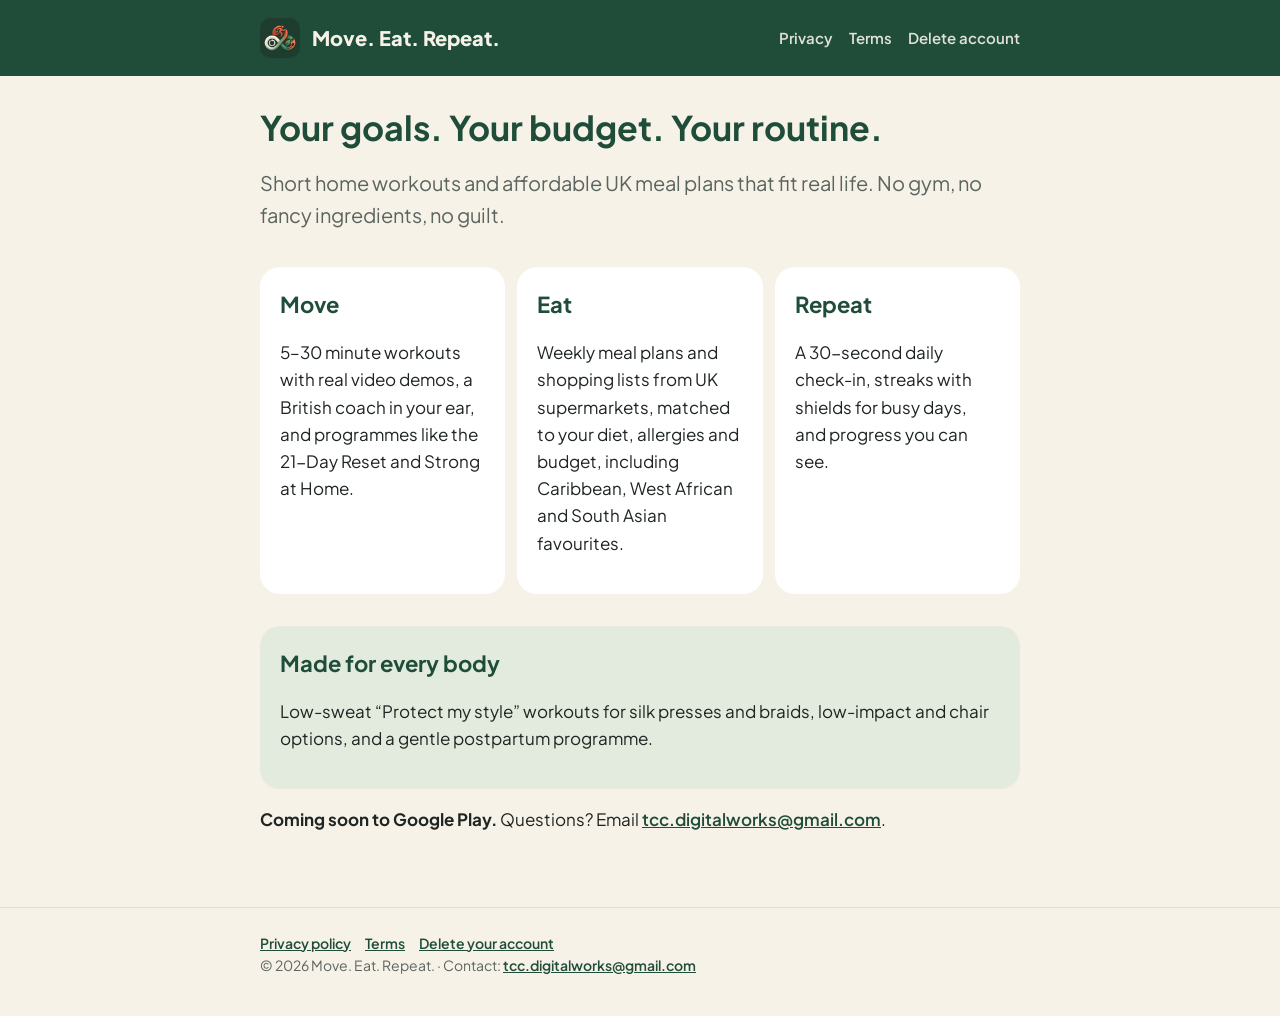
<file: index.html>
<!doctype html>
<html lang="en-GB">
<head>
<meta charset="utf-8">
<meta name="viewport" content="width=device-width, initial-scale=1">
<title>Move. Eat. Repeat. · Home workouts and affordable UK meals</title>
<meta name="description" content="Short home workouts and affordable UK meal plans.">
<link rel="icon" href="assets/icon.png">
<link rel="preconnect" href="https://fonts.googleapis.com"><link rel="preconnect" href="https://fonts.gstatic.com" crossorigin>
<link href="https://fonts.googleapis.com/css2?family=Plus+Jakarta+Sans:wght@400;600;800&display=swap" rel="stylesheet">
<link rel="stylesheet" href="style.css">
</head>
<body>
<header><div class="wrap" style="display:flex;align-items:center;gap:12px;flex-wrap:wrap">
<img src="assets/icon.png" alt=""><a href="./">Move. Eat. Repeat.</a>
<nav><a href="privacy.html">Privacy</a><a href="terms.html">Terms</a><a href="delete-account.html">Delete account</a></nav>
</div></header>
<main><div class="wrap">

<h1>Your goals. Your budget. Your routine.</h1>
<p class="lead">Short home workouts and affordable UK meal plans that fit real life. No gym, no fancy ingredients, no guilt.</p>
<div class="grid">
<div class="card"><h2 style="margin-top:0">Move</h2><p>5–30 minute workouts with real video demos, a British coach in your ear, and programmes like the 21-Day Reset and Strong at Home.</p></div>
<div class="card"><h2 style="margin-top:0">Eat</h2><p>Weekly meal plans and shopping lists from UK supermarkets, matched to your diet, allergies and budget, including Caribbean, West African and South Asian favourites.</p></div>
<div class="card"><h2 style="margin-top:0">Repeat</h2><p>A 30-second daily check-in, streaks with shields for busy days, and progress you can see.</p></div>
</div>
<div class="card sage"><h2 style="margin-top:0">Made for every body</h2><p>Low-sweat “Protect my style” workouts for silk presses and braids, low-impact and chair options, and a gentle postpartum programme.</p></div>
<p><strong>Coming soon to Google Play.</strong> Questions? Email <a href="mailto:tcc.digitalworks@gmail.com">tcc.digitalworks@gmail.com</a>.</p>

</div></main>
<footer><div class="wrap"><a href="privacy.html">Privacy policy</a><a href="terms.html">Terms</a><a href="delete-account.html">Delete your account</a><br>
© 2026 Move. Eat. Repeat. · Contact: <a href="mailto:tcc.digitalworks@gmail.com">tcc.digitalworks@gmail.com</a></div></footer>
</body>
</html>
</file>
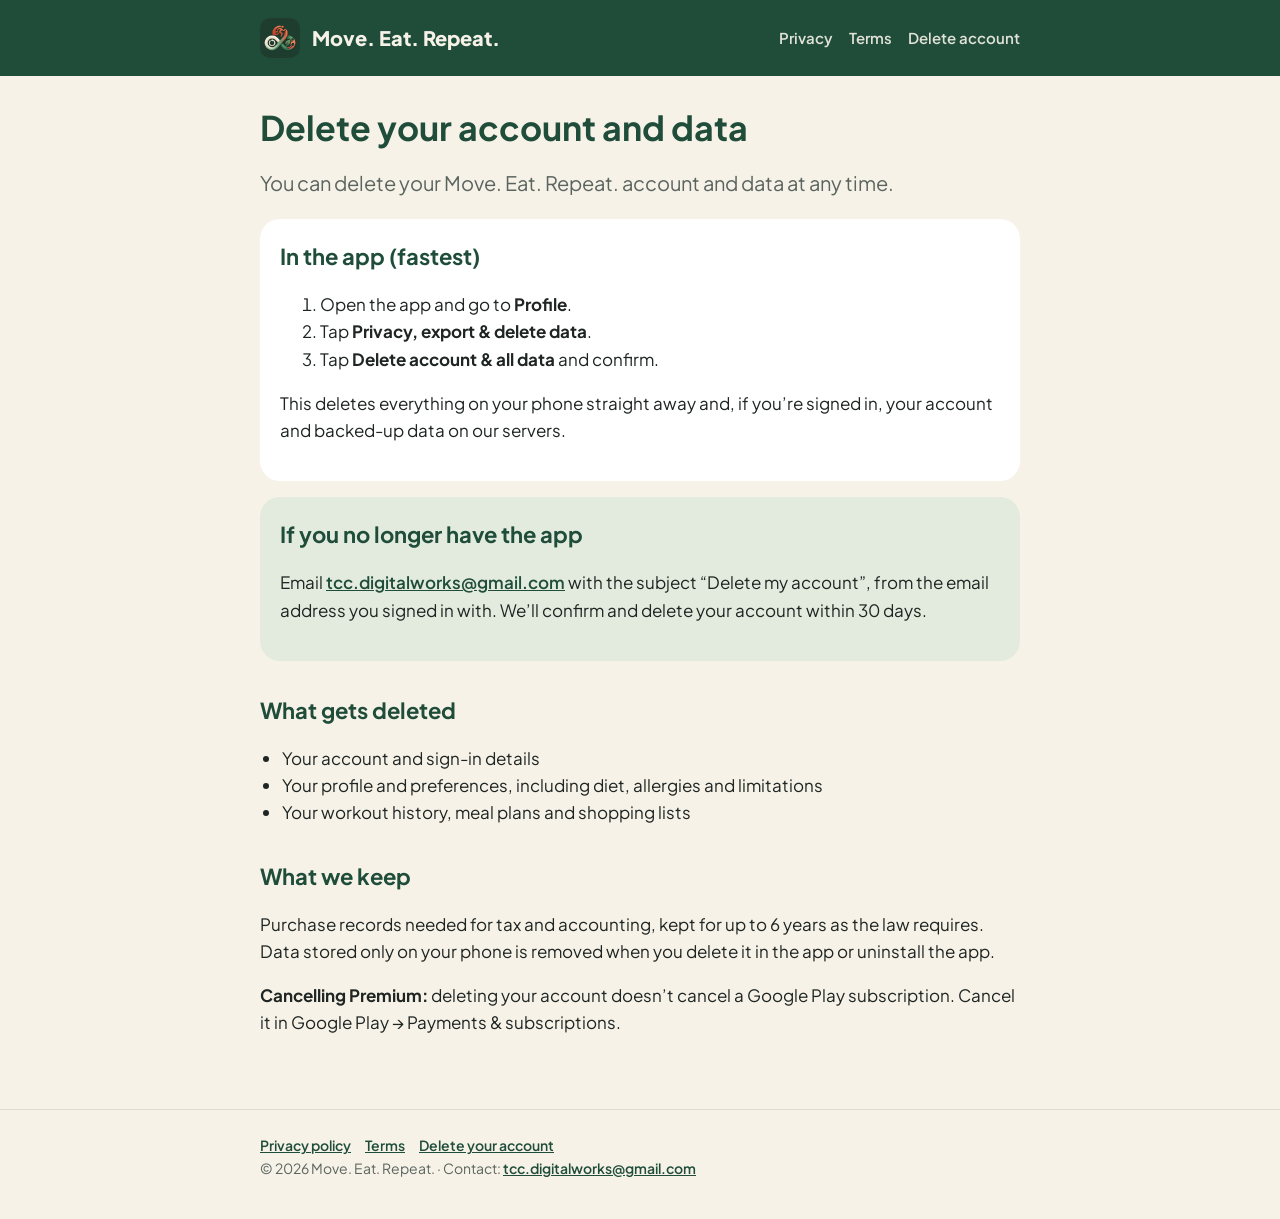
<file: delete-account.html>
<!doctype html>
<html lang="en-GB">
<head>
<meta charset="utf-8">
<meta name="viewport" content="width=device-width, initial-scale=1">
<title>Delete your account · Move. Eat. Repeat.</title>
<meta name="description" content="How to delete your Move. Eat. Repeat. account and data.">
<link rel="icon" href="assets/icon.png">
<link rel="preconnect" href="https://fonts.googleapis.com"><link rel="preconnect" href="https://fonts.gstatic.com" crossorigin>
<link href="https://fonts.googleapis.com/css2?family=Plus+Jakarta+Sans:wght@400;600;800&display=swap" rel="stylesheet">
<link rel="stylesheet" href="style.css">
</head>
<body>
<header><div class="wrap" style="display:flex;align-items:center;gap:12px;flex-wrap:wrap">
<img src="assets/icon.png" alt=""><a href="./">Move. Eat. Repeat.</a>
<nav><a href="privacy.html">Privacy</a><a href="terms.html">Terms</a><a href="delete-account.html">Delete account</a></nav>
</div></header>
<main><div class="wrap">

<h1>Delete your account and data</h1>
<p class="lead">You can delete your Move. Eat. Repeat. account and data at any time.</p>

<div class="card">
<h2 style="margin-top:0">In the app (fastest)</h2>
<ol>
<li>Open the app and go to <strong>Profile</strong>.</li>
<li>Tap <strong>Privacy, export &amp; delete data</strong>.</li>
<li>Tap <strong>Delete account &amp; all data</strong> and confirm.</li>
</ol>
<p>This deletes everything on your phone straight away and, if you’re signed in, your account and backed-up data on our servers.</p>
</div>

<div class="card sage">
<h2 style="margin-top:0">If you no longer have the app</h2>
<p>Email <a href="mailto:tcc.digitalworks@gmail.com?subject=Delete%20my%20account">tcc.digitalworks@gmail.com</a> with the subject “Delete my account”, from the email address you signed in with. We’ll confirm and delete your account within 30 days.</p>
</div>

<h2>What gets deleted</h2>
<ul>
<li>Your account and sign-in details</li>
<li>Your profile and preferences, including diet, allergies and limitations</li>
<li>Your workout history, meal plans and shopping lists</li>
</ul>
<h2>What we keep</h2>
<p>Purchase records needed for tax and accounting, kept for up to 6 years as the law requires. Data stored only on your phone is removed when you delete it in the app or uninstall the app.</p>
<p><strong>Cancelling Premium:</strong> deleting your account doesn’t cancel a Google Play subscription. Cancel it in Google Play → Payments &amp; subscriptions.</p>

</div></main>
<footer><div class="wrap"><a href="privacy.html">Privacy policy</a><a href="terms.html">Terms</a><a href="delete-account.html">Delete your account</a><br>
© 2026 Move. Eat. Repeat. · Contact: <a href="mailto:tcc.digitalworks@gmail.com">tcc.digitalworks@gmail.com</a></div></footer>
</body>
</html>
</file>
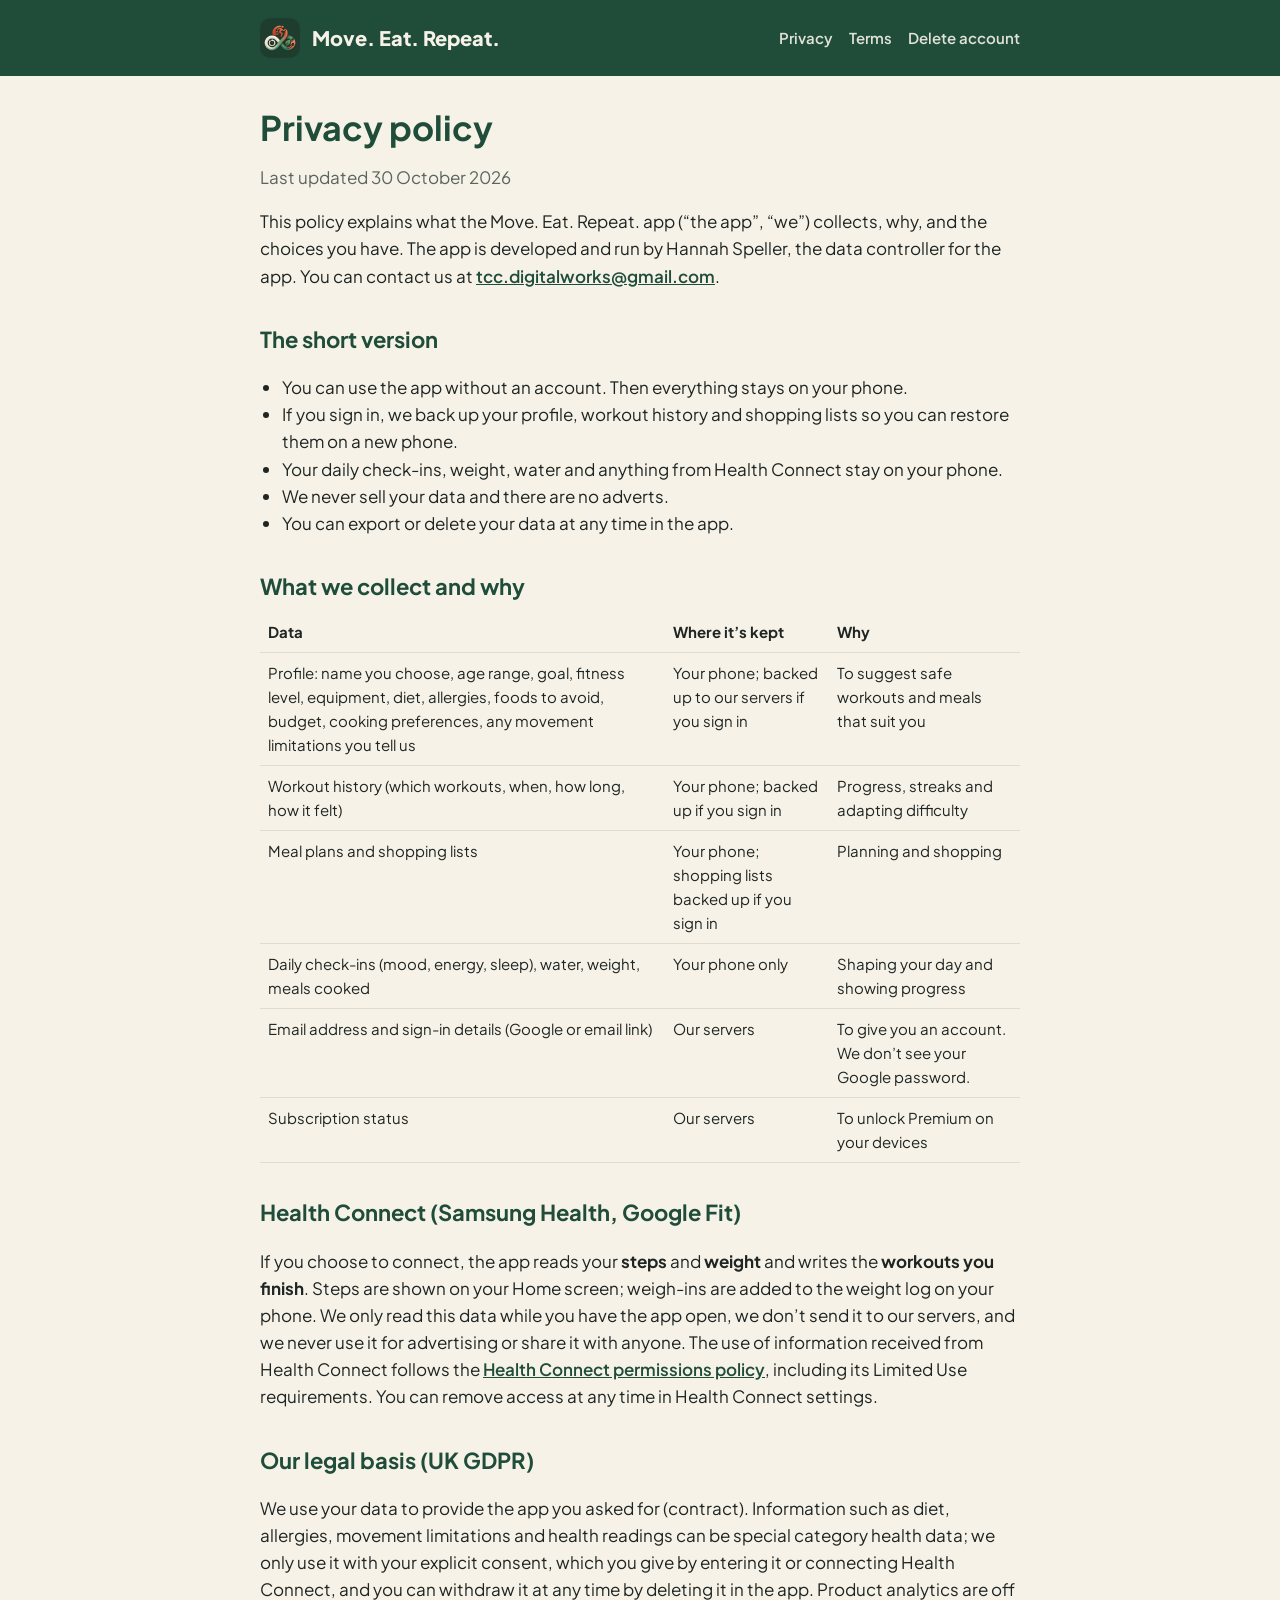
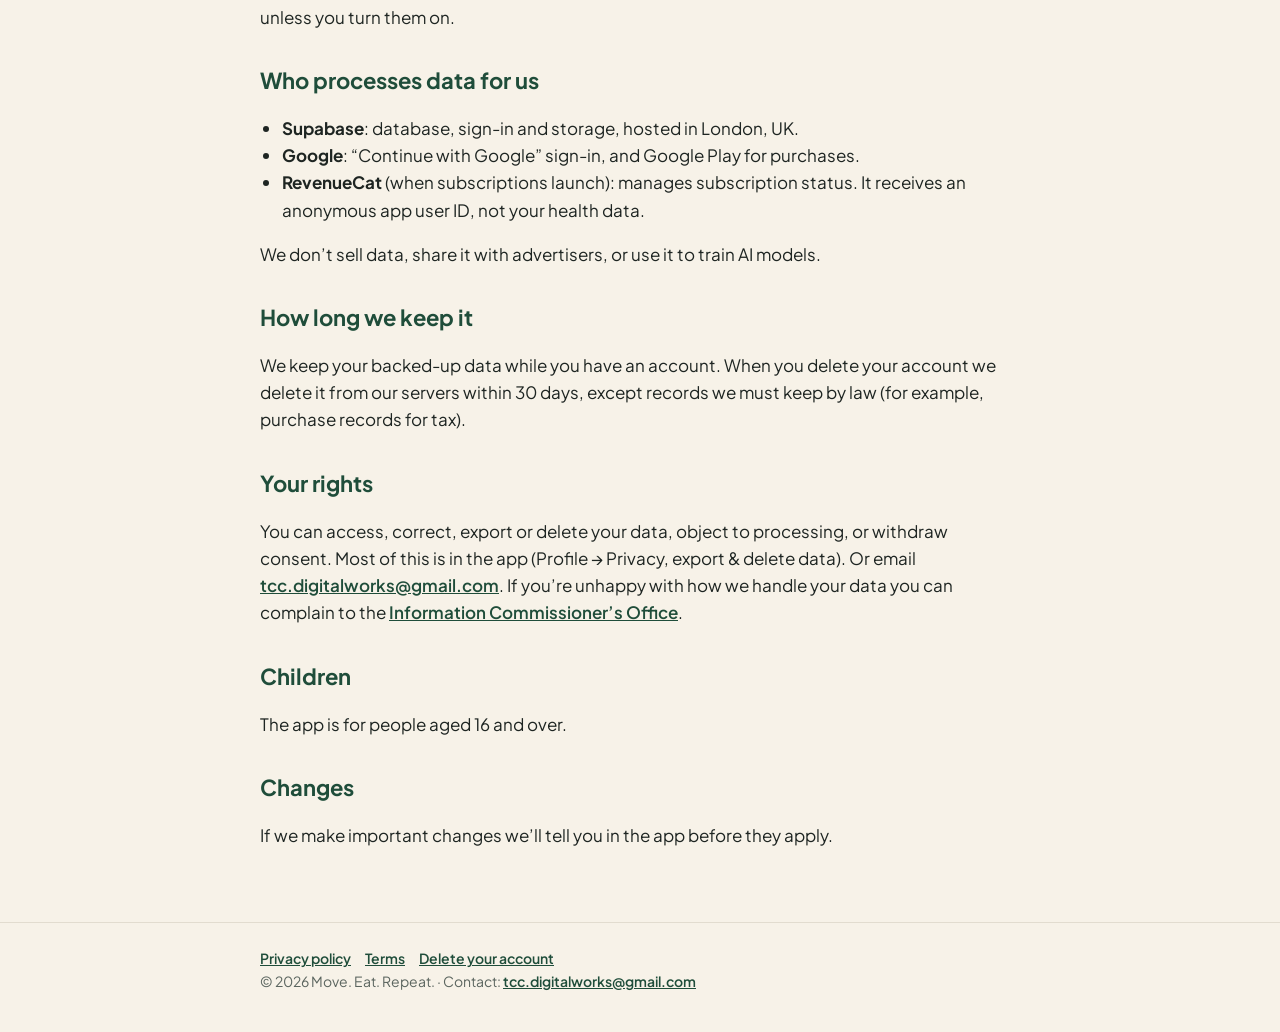
<file: privacy.html>
<!doctype html>
<html lang="en-GB">
<head>
<meta charset="utf-8">
<meta name="viewport" content="width=device-width, initial-scale=1">
<title>Privacy policy · Move. Eat. Repeat.</title>
<meta name="description" content="How Move. Eat. Repeat. handles your data.">
<link rel="icon" href="assets/icon.png">
<link rel="preconnect" href="https://fonts.googleapis.com"><link rel="preconnect" href="https://fonts.gstatic.com" crossorigin>
<link href="https://fonts.googleapis.com/css2?family=Plus+Jakarta+Sans:wght@400;600;800&display=swap" rel="stylesheet">
<link rel="stylesheet" href="style.css">
</head>
<body>
<header><div class="wrap" style="display:flex;align-items:center;gap:12px;flex-wrap:wrap">
<img src="assets/icon.png" alt=""><a href="./">Move. Eat. Repeat.</a>
<nav><a href="privacy.html">Privacy</a><a href="terms.html">Terms</a><a href="delete-account.html">Delete account</a></nav>
</div></header>
<main><div class="wrap">

<h1>Privacy policy</h1>
<p class="muted">Last updated 30 October 2026</p>
<p>This policy explains what the Move. Eat. Repeat. app (“the app”, “we”) collects, why, and the choices you have. The app is developed and run by Hannah Speller, the data controller for the app. You can contact us at <a href="mailto:tcc.digitalworks@gmail.com">tcc.digitalworks@gmail.com</a>.</p>

<h2>The short version</h2>
<ul>
<li>You can use the app without an account. Then everything stays on your phone.</li>
<li>If you sign in, we back up your profile, workout history and shopping lists so you can restore them on a new phone.</li>
<li>Your daily check-ins, weight, water and anything from Health Connect stay on your phone.</li>
<li>We never sell your data and there are no adverts.</li>
<li>You can export or delete your data at any time in the app.</li>
</ul>

<h2>What we collect and why</h2>
<table>
<tr><th>Data</th><th>Where it’s kept</th><th>Why</th></tr>
<tr><td>Profile: name you choose, age range, goal, fitness level, equipment, diet, allergies, foods to avoid, budget, cooking preferences, any movement limitations you tell us</td><td>Your phone; backed up to our servers if you sign in</td><td>To suggest safe workouts and meals that suit you</td></tr>
<tr><td>Workout history (which workouts, when, how long, how it felt)</td><td>Your phone; backed up if you sign in</td><td>Progress, streaks and adapting difficulty</td></tr>
<tr><td>Meal plans and shopping lists</td><td>Your phone; shopping lists backed up if you sign in</td><td>Planning and shopping</td></tr>
<tr><td>Daily check-ins (mood, energy, sleep), water, weight, meals cooked</td><td>Your phone only</td><td>Shaping your day and showing progress</td></tr>
<tr><td>Email address and sign-in details (Google or email link)</td><td>Our servers</td><td>To give you an account. We don’t see your Google password.</td></tr>
<tr><td>Subscription status</td><td>Our servers</td><td>To unlock Premium on your devices</td></tr>
</table>

<h2>Health Connect (Samsung Health, Google Fit)</h2>
<p>If you choose to connect, the app reads your <strong>steps</strong> and <strong>weight</strong> and writes the <strong>workouts you finish</strong>. Steps are shown on your Home screen; weigh-ins are added to the weight log on your phone. We only read this data while you have the app open, we don’t send it to our servers, and we never use it for advertising or share it with anyone. The use of information received from Health Connect follows the <a href="https://support.google.com/googleplay/android-developer/answer/12991134">Health Connect permissions policy</a>, including its Limited Use requirements. You can remove access at any time in Health Connect settings.</p>

<h2>Our legal basis (UK GDPR)</h2>
<p>We use your data to provide the app you asked for (contract). Information such as diet, allergies, movement limitations and health readings can be special category health data; we only use it with your explicit consent, which you give by entering it or connecting Health Connect, and you can withdraw it at any time by deleting it in the app. Product analytics are off unless you turn them on.</p>

<h2>Who processes data for us</h2>
<ul>
<li><strong>Supabase</strong>: database, sign-in and storage, hosted in London, UK.</li>
<li><strong>Google</strong>: “Continue with Google” sign-in, and Google Play for purchases.</li>
<li><strong>RevenueCat</strong> (when subscriptions launch): manages subscription status. It receives an anonymous app user ID, not your health data.</li>
</ul>
<p>We don’t sell data, share it with advertisers, or use it to train AI models.</p>

<h2>How long we keep it</h2>
<p>We keep your backed-up data while you have an account. When you delete your account we delete it from our servers within 30 days, except records we must keep by law (for example, purchase records for tax).</p>

<h2>Your rights</h2>
<p>You can access, correct, export or delete your data, object to processing, or withdraw consent. Most of this is in the app (Profile → Privacy, export &amp; delete data). Or email <a href="mailto:tcc.digitalworks@gmail.com">tcc.digitalworks@gmail.com</a>. If you’re unhappy with how we handle your data you can complain to the <a href="https://ico.org.uk/make-a-complaint/">Information Commissioner’s Office</a>.</p>

<h2>Children</h2>
<p>The app is for people aged 16 and over.</p>

<h2>Changes</h2>
<p>If we make important changes we’ll tell you in the app before they apply.</p>

</div></main>
<footer><div class="wrap"><a href="privacy.html">Privacy policy</a><a href="terms.html">Terms</a><a href="delete-account.html">Delete your account</a><br>
© 2026 Move. Eat. Repeat. · Contact: <a href="mailto:tcc.digitalworks@gmail.com">tcc.digitalworks@gmail.com</a></div></footer>
</body>
</html>
</file>
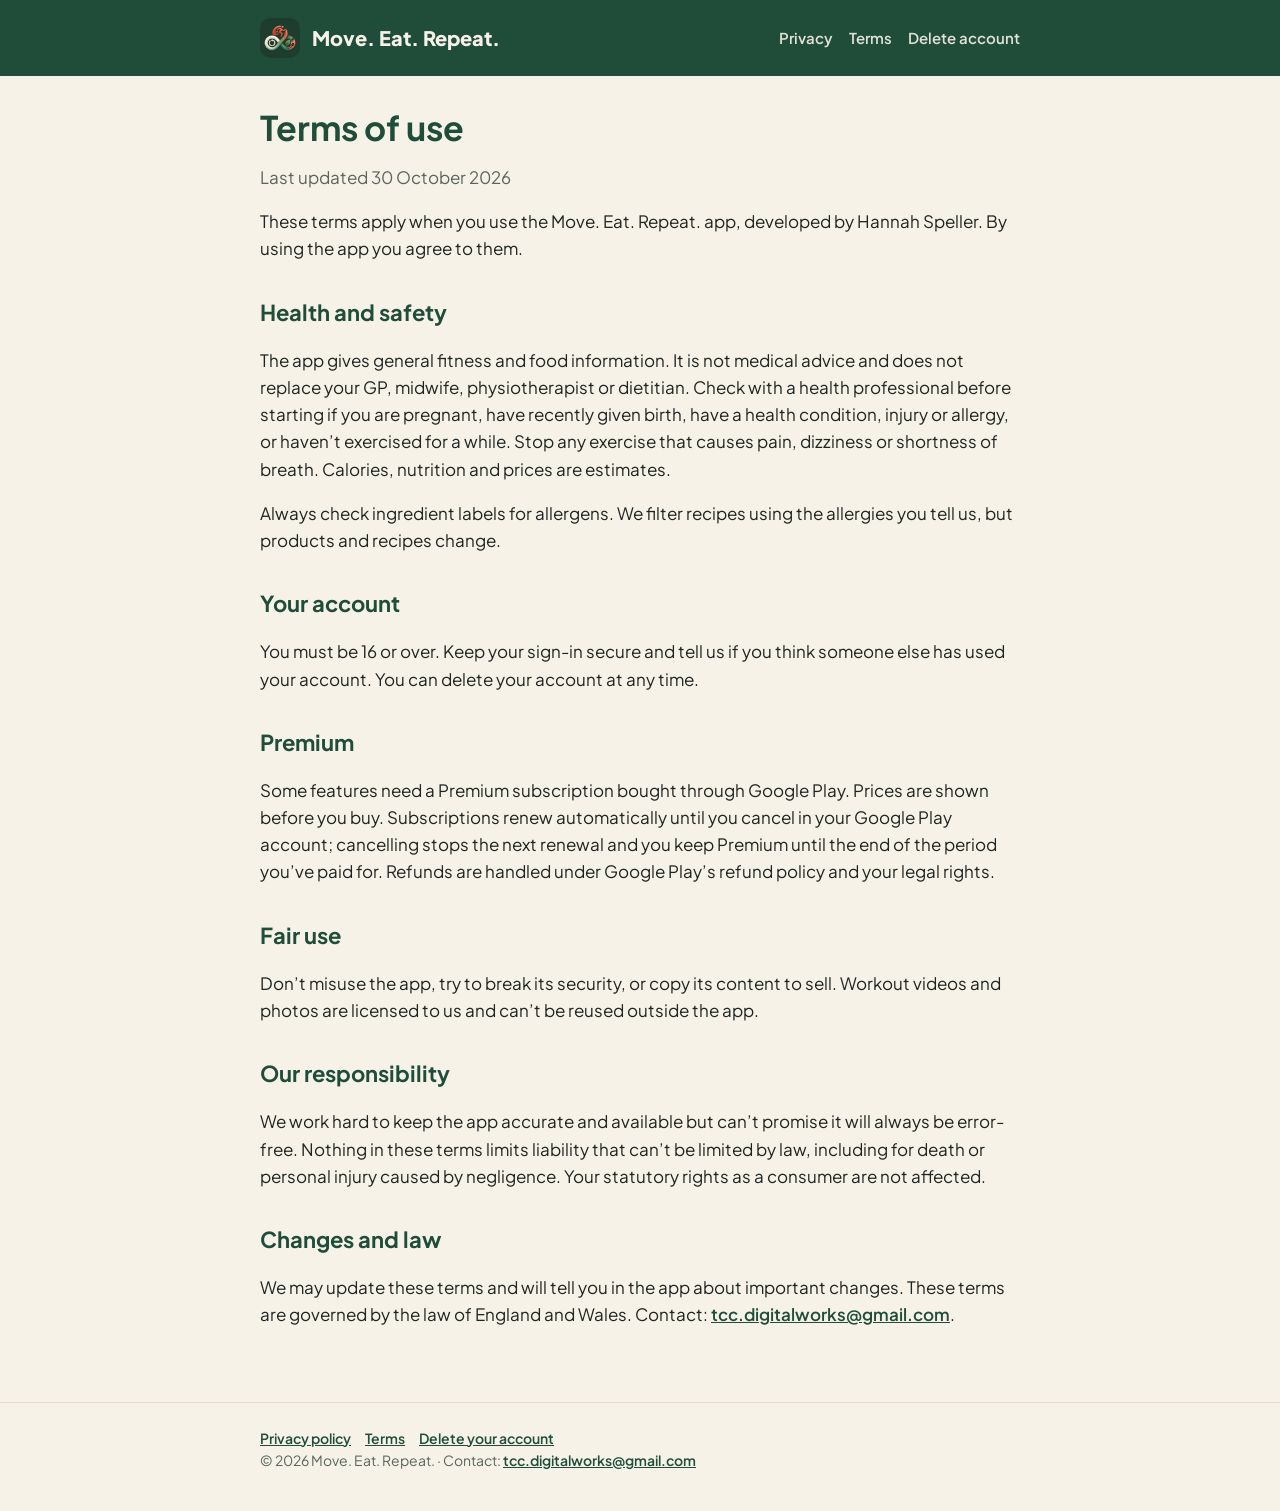
<file: terms.html>
<!doctype html>
<html lang="en-GB">
<head>
<meta charset="utf-8">
<meta name="viewport" content="width=device-width, initial-scale=1">
<title>Terms of use · Move. Eat. Repeat.</title>
<meta name="description" content="Terms of use for Move. Eat. Repeat.">
<link rel="icon" href="assets/icon.png">
<link rel="preconnect" href="https://fonts.googleapis.com"><link rel="preconnect" href="https://fonts.gstatic.com" crossorigin>
<link href="https://fonts.googleapis.com/css2?family=Plus+Jakarta+Sans:wght@400;600;800&display=swap" rel="stylesheet">
<link rel="stylesheet" href="style.css">
</head>
<body>
<header><div class="wrap" style="display:flex;align-items:center;gap:12px;flex-wrap:wrap">
<img src="assets/icon.png" alt=""><a href="./">Move. Eat. Repeat.</a>
<nav><a href="privacy.html">Privacy</a><a href="terms.html">Terms</a><a href="delete-account.html">Delete account</a></nav>
</div></header>
<main><div class="wrap">

<h1>Terms of use</h1>
<p class="muted">Last updated 30 October 2026</p>
<p>These terms apply when you use the Move. Eat. Repeat. app, developed by Hannah Speller. By using the app you agree to them.</p>

<h2>Health and safety</h2>
<p>The app gives general fitness and food information. It is not medical advice and does not replace your GP, midwife, physiotherapist or dietitian. Check with a health professional before starting if you are pregnant, have recently given birth, have a health condition, injury or allergy, or haven’t exercised for a while. Stop any exercise that causes pain, dizziness or shortness of breath. Calories, nutrition and prices are estimates.</p>
<p>Always check ingredient labels for allergens. We filter recipes using the allergies you tell us, but products and recipes change.</p>

<h2>Your account</h2>
<p>You must be 16 or over. Keep your sign-in secure and tell us if you think someone else has used your account. You can delete your account at any time.</p>

<h2>Premium</h2>
<p>Some features need a Premium subscription bought through Google Play. Prices are shown before you buy. Subscriptions renew automatically until you cancel in your Google Play account; cancelling stops the next renewal and you keep Premium until the end of the period you’ve paid for. Refunds are handled under Google Play’s refund policy and your legal rights.</p>

<h2>Fair use</h2>
<p>Don’t misuse the app, try to break its security, or copy its content to sell. Workout videos and photos are licensed to us and can’t be reused outside the app.</p>

<h2>Our responsibility</h2>
<p>We work hard to keep the app accurate and available but can’t promise it will always be error-free. Nothing in these terms limits liability that can’t be limited by law, including for death or personal injury caused by negligence. Your statutory rights as a consumer are not affected.</p>

<h2>Changes and law</h2>
<p>We may update these terms and will tell you in the app about important changes. These terms are governed by the law of England and Wales. Contact: <a href="mailto:tcc.digitalworks@gmail.com">tcc.digitalworks@gmail.com</a>.</p>

</div></main>
<footer><div class="wrap"><a href="privacy.html">Privacy policy</a><a href="terms.html">Terms</a><a href="delete-account.html">Delete your account</a><br>
© 2026 Move. Eat. Repeat. · Contact: <a href="mailto:tcc.digitalworks@gmail.com">tcc.digitalworks@gmail.com</a></div></footer>
</body>
</html>
</file>
<file: style.css>
:root { --forest: #1F4D3A; --cream: #F7F2E8; --coral: #EE8B76; --sage: #E3EBDF; --ink: #1E2522; --muted: #5B655F; }
* { box-sizing: border-box; }
html { -webkit-text-size-adjust: 100%; }
body { margin: 0; background: var(--cream); color: var(--ink); font: 17px/1.6 "Plus Jakarta Sans", system-ui, -apple-system, "Segoe UI", sans-serif; }
a { color: var(--forest); font-weight: 600; }
header { background: var(--forest); color: var(--cream); padding: 18px 16px; }
header .wrap { display: flex; align-items: center; gap: 12px; }
header img { width: 40px; height: 40px; border-radius: 10px; }
header a { color: var(--cream); text-decoration: none; font-weight: 800; font-size: 20px; }
nav { margin-left: auto; display: flex; gap: 16px; flex-wrap: wrap; }
nav a { font-size: 15px; font-weight: 600; opacity: .9; }
.wrap { max-width: 760px; margin: 0 auto; }
main { padding: 32px 16px 56px; }
h1 { font-size: 34px; line-height: 1.15; margin: 0 0 8px; color: var(--forest); }
h2 { font-size: 22px; margin: 32px 0 8px; color: var(--forest); }
.lead { font-size: 20px; color: var(--muted); }
.card { background: #fff; border-radius: 20px; padding: 20px; margin: 16px 0; }
.sage { background: var(--sage); }
.btn { display: inline-block; background: var(--coral); color: var(--ink); padding: 14px 22px; border-radius: 999px; text-decoration: none; font-weight: 800; }
ul { padding-left: 22px; }
.grid { display: grid; grid-template-columns: repeat(auto-fit, minmax(200px, 1fr)); gap: 12px; }
small, .muted { color: var(--muted); }
footer { border-top: 1px solid #e2dccf; padding: 24px 16px 40px; font-size: 14px; color: var(--muted); }
footer a { margin-right: 14px; }
table { border-collapse: collapse; width: 100%; font-size: 15px; }
td, th { text-align: left; padding: 8px; border-bottom: 1px solid #e2dccf; vertical-align: top; }
</file>
